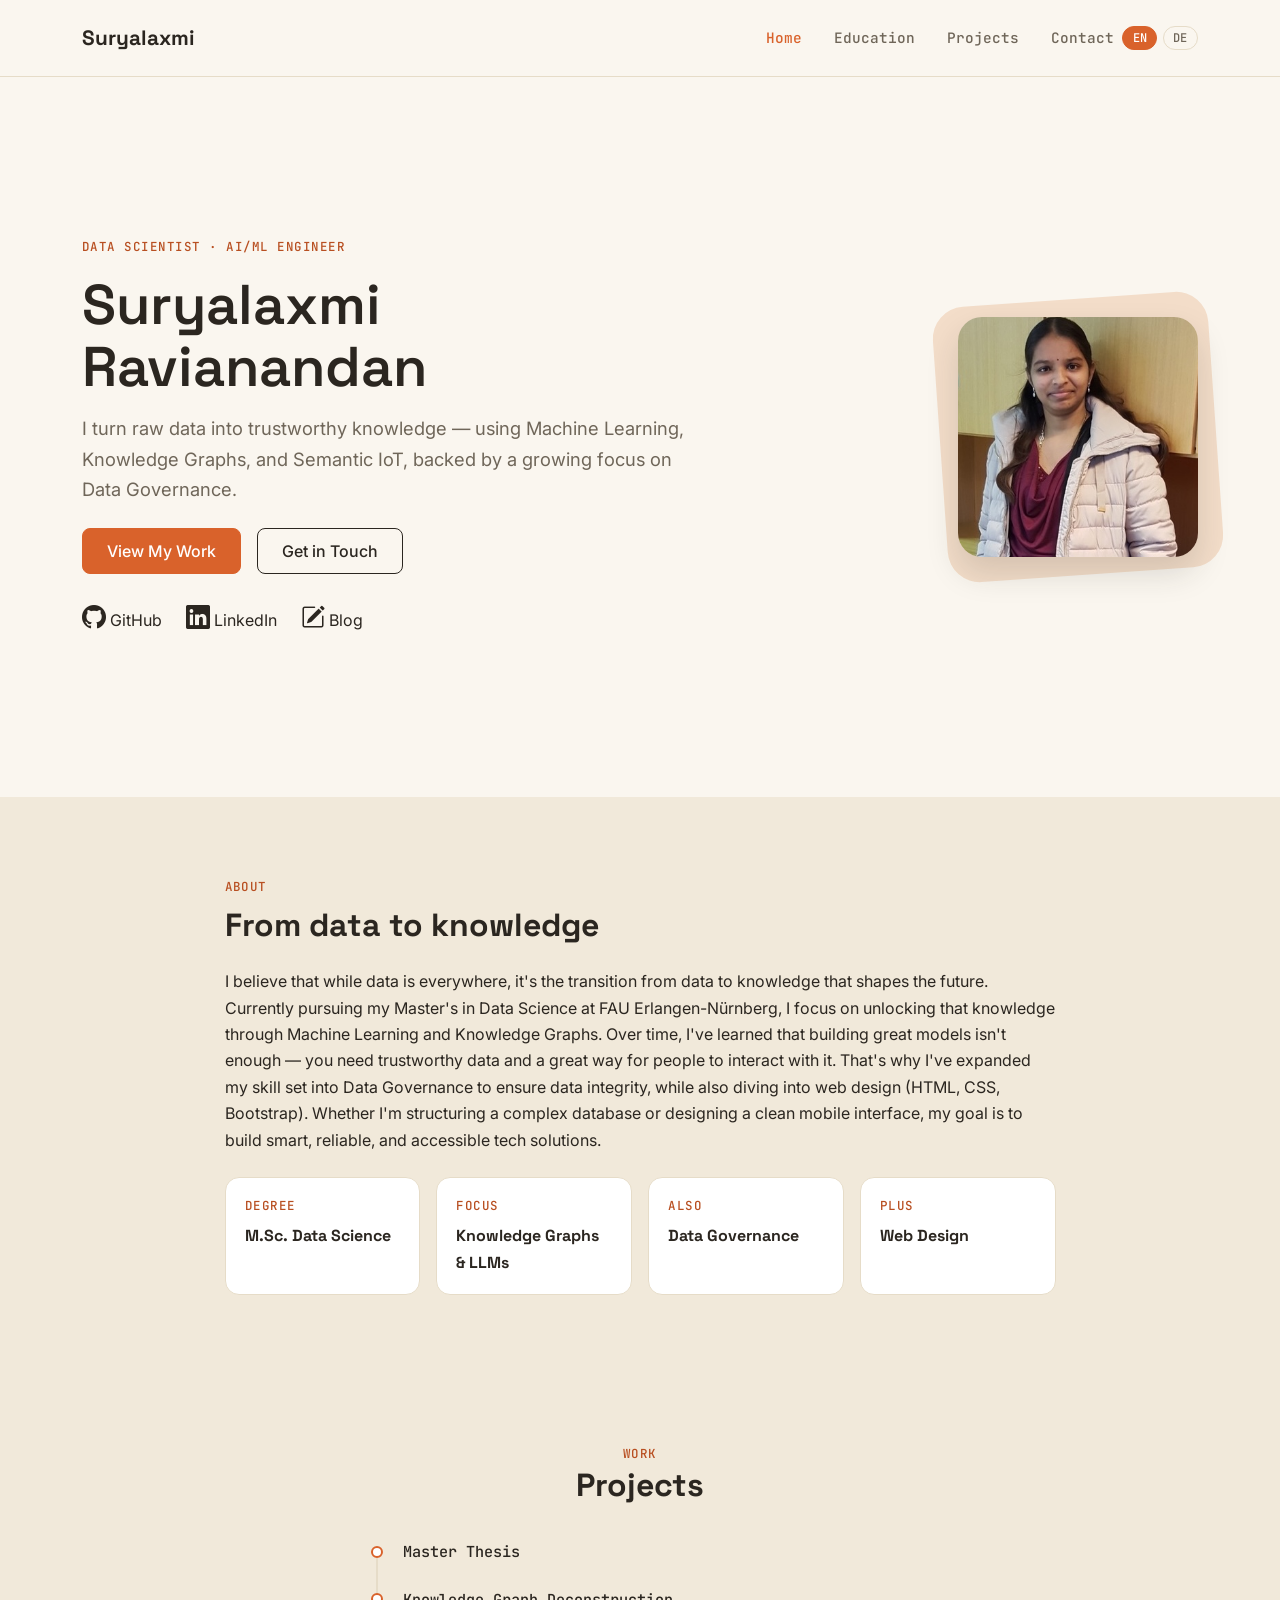
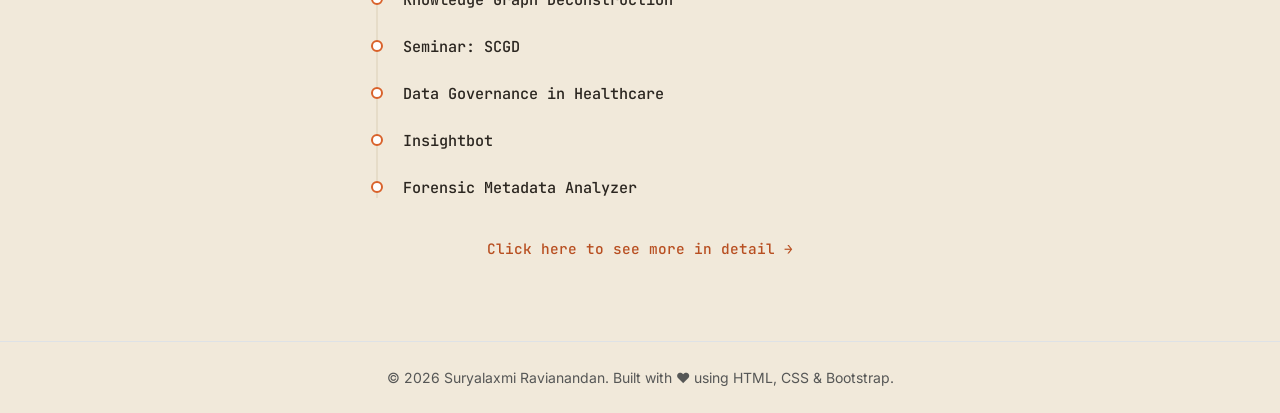
<file: index.html>
<!DOCTYPE html>
<html lang="en">
<head>
  <meta charset="UTF-8" />
  <meta name="viewport" content="width=device-width, initial-scale=1.0"/>
  <script>(function(){try{if(localStorage.getItem('site-lang')==='de'){document.documentElement.setAttribute('data-lang','de');}}catch(e){}})();</script>

  <title>Suryalaxmi Ravianandan | Data Scientist & AI Engineer</title>
  <meta name="description" content="M.Sc. Data Scientist specializing in AI/ML, Knowledge Graphs & Semantic IoT. Portfolio showcasing Python, LLMs, RML, QA testing & compliance automation.">
  <meta name="keywords" content="data science, AI, machine learning, knowledge graphs, Python, semantic web, IoT, QA testing, content moderation">
  <meta name="author" content="Suryalaxmi Ravianandan">

  <link rel="preconnect" href="https://fonts.googleapis.com">
  <link rel="preconnect" href="https://fonts.gstatic.com" crossorigin>
  <link href="https://fonts.googleapis.com/css2?family=Space+Grotesk:wght@500;600;700&family=Inter:wght@300;400;500;600&family=JetBrains+Mono:wght@400;500&display=swap" rel="stylesheet">
  <link href="https://cdn.jsdelivr.net/npm/bootstrap@5.3.0/dist/css/bootstrap.min.css" rel="stylesheet">
  <link rel="stylesheet" href="https://cdn.jsdelivr.net/npm/bootstrap-icons@1.11.0/font/bootstrap-icons.css">
  <link href="https://unpkg.com/aos@2.3.1/dist/aos.css" rel="stylesheet">
  <link rel="stylesheet" href="css/styles.css">
</head>

<body>

  <nav class="navbar navbar-expand-lg navbar-light site-nav sticky-top">
    <div class="container">
      <a class="navbar-brand fw-bold" href="index.html">Suryalaxmi</a>
      <div class="collapse navbar-collapse justify-content-end" id="navbarNav">
        <ul class="navbar-nav gap-3">
          <li class="nav-item">
            <a class="nav-link active lang-en" href="index.html">Home</a>
            <a class="nav-link active lang-de" href="index.html">Start</a>
          </li>
          <li class="nav-item">
            <a class="nav-link lang-en" href="resume.html">Education</a>
            <a class="nav-link lang-de" href="resume.html">Ausbildung</a>
          </li>
          <li class="nav-item">
            <a class="nav-link lang-en" href="projects.html">Projects</a>
            <a class="nav-link lang-de" href="projects.html">Projekte</a>
          </li>
          <li class="nav-item">
            <a class="nav-link lang-en" href="contact.html">Contact</a>
            <a class="nav-link lang-de" href="contact.html">Kontakt</a>
          </li>
        </ul>
      </div>
      <div class="d-flex align-items-center gap-2">
        <div class="lang-switch" role="group" aria-label="Language switch">
          <button type="button" class="lang-btn" data-lang-btn="en">EN</button>
          <button type="button" class="lang-btn" data-lang-btn="de">DE</button>
        </div>
        <button class="navbar-toggler" type="button" data-bs-toggle="collapse" data-bs-target="#navbarNav">
          <span class="navbar-toggler-icon"></span>
        </button>
      </div>
    </div>
  </nav>

  <main id="hero">
    <div class="container">
      <div class="row align-items-center g-5">
        <div class="col-lg-7" data-aos="fade-up">
          <p class="eyebrow mb-3 lang-en">Data Scientist · AI/ML Engineer</p>
          <p class="eyebrow mb-3 lang-de">Data Scientist · KI/ML-Ingenieurin</p>
          <h1 class="hero-name">Suryalaxmi<br>Ravianandan</h1>
          <p class="hero-tagline mb-4 lang-en">
            I turn raw data into trustworthy knowledge — using Machine Learning, Knowledge Graphs, and Semantic IoT, backed by a growing focus on Data Governance.
          </p>
          <p class="hero-tagline mb-4 lang-de">
            Ich verwandle Rohdaten in vertrauenswürdiges Wissen — mit Machine Learning, Knowledge Graphs und Semantic IoT, ergänzt durch einen wachsenden Schwerpunkt auf Data Governance.
          </p>
          <div class="d-flex flex-wrap gap-3 mb-4">
            <a href="projects.html" class="btn btn-accent lang-en">View My Work</a>
            <a href="projects.html" class="btn btn-accent lang-de">Meine Projekte</a>
            <a href="contact.html" class="btn btn-outline-accent lang-en">Get in Touch</a>
            <a href="contact.html" class="btn btn-outline-accent lang-de">Kontakt aufnehmen</a>
          </div>
          <div class="d-flex gap-4 social-links">
            <a href="https://github.com/suravi73" target="_blank" rel="noopener noreferrer" class="text-decoration-none">
              <i class="bi bi-github fs-4"></i> GitHub
            </a>
            <a href="http://www.linkedin.com/in/suryalaxmi-ravianandan" target="_blank" rel="noopener noreferrer" class="text-decoration-none">
              <i class="bi bi-linkedin fs-4"></i> LinkedIn
            </a>
            <a href="https://suryasbloom.wordpress.com/" target="_blank" rel="noopener noreferrer" class="text-decoration-none">
              <i class="bi bi-pencil-square fs-4"></i> Blog
            </a>
          </div>
        </div>
        <div class="col-lg-5 text-center text-lg-end" data-aos="fade-up" data-aos-delay="100">
          <span class="hero-photo-wrap">
            <img src="assets/my-photo1.jpeg" alt="Profile" class="hero-photo">
          </span>
        </div>
      </div>
    </div>
  </main>

  <section id="about" class="about-section">
    <div class="container">
      <div class="row justify-content-center">
        <div class="col-lg-9" data-aos="fade-up">
          <p class="eyebrow mb-2 lang-en">About</p>
          <p class="eyebrow mb-2 lang-de">Über mich</p>
          <h2 class="fw-bold mb-4 lang-en">From data to knowledge</h2>
          <h2 class="fw-bold mb-4 lang-de">Von Daten zu Wissen</h2>
          <p class="mb-4 lang-en">
            I believe that while data is everywhere, it's the transition from data to knowledge that shapes the future.
            Currently pursuing my Master's in Data Science at FAU Erlangen-Nürnberg, I focus on unlocking that knowledge through Machine Learning and Knowledge Graphs.
            Over time, I've learned that building great models isn't enough — you need trustworthy data and a great way for people to interact with it.
            That's why I've expanded my skill set into Data Governance to ensure data integrity, while also diving into web design (HTML, CSS, Bootstrap).
            Whether I'm structuring a complex database or designing a clean mobile interface, my goal is to build smart, reliable, and accessible tech solutions.
          </p>
          <p class="mb-4 lang-de">
            Ich glaube, dass Daten zwar überall vorhanden sind, aber erst der Übergang von Daten zu Wissen die Zukunft gestaltet.
            Im Rahmen meines Masterstudiums in Data Science an der FAU Erlangen-Nürnberg erschließe ich dieses Wissen mit Machine Learning und Knowledge Graphs.
            Mit der Zeit habe ich gelernt, dass gute Modelle allein nicht genügen — man braucht vertrauenswürdige Daten und eine gute Art, mit ihnen zu interagieren.
            Deshalb habe ich mein Profil um Data Governance erweitert, um Datenintegrität sicherzustellen, und mich zusätzlich dem Webdesign (HTML, CSS, Bootstrap) gewidmet.
            Ob ich eine komplexe Datenbank strukturiere oder eine übersichtliche mobile Oberfläche gestalte — mein Ziel ist es, smarte, zuverlässige und zugängliche Technik zu bauen.
          </p>
          <div class="row g-3">
            <div class="col-6 col-md-3">
              <div class="highlight-card">
                <span class="mono-label lang-en">Degree</span>
                <span class="mono-label lang-de">Abschluss</span>
                <strong>M.Sc. Data Science</strong>
              </div>
            </div>
            <div class="col-6 col-md-3">
              <div class="highlight-card">
                <span class="mono-label lang-en">Focus</span>
                <span class="mono-label lang-de">Schwerpunkt</span>
                <strong class="lang-en">Knowledge Graphs & LLMs</strong>
                <strong class="lang-de">Knowledge Graphs & LLMs</strong>
              </div>
            </div>
            <div class="col-6 col-md-3">
              <div class="highlight-card">
                <span class="mono-label lang-en">Also</span>
                <span class="mono-label lang-de">Außerdem</span>
                <strong>Data Governance</strong>
              </div>
            </div>
            <div class="col-6 col-md-3">
              <div class="highlight-card">
                <span class="mono-label lang-en">Plus</span>
                <span class="mono-label lang-de">Zudem</span>
                <strong class="lang-en">Web Design</strong>
                <strong class="lang-de">Webdesign</strong>
              </div>
            </div>
          </div>
        </div>
      </div>
    </div>
  </section>

  <section id="projects-preview" class="projects-preview-section">
    <div class="container">
      <div class="text-center mb-4" data-aos="fade-up">
        <span class="eyebrow lang-en">Work</span>
        <span class="eyebrow lang-de">Arbeit</span>
        <h2 class="fw-bold lang-en">Projects</h2>
        <h2 class="fw-bold lang-de">Projekte</h2>
      </div>
      <div class="row justify-content-center">
        <div class="col-lg-6">
          <ul class="project-graph list-unstyled" data-aos="fade-up" data-aos-delay="100">
            <li class="project-node"><a href="projects.html">Master Thesis</a></li>
            <li class="project-node"><a href="projects.html">Knowledge Graph Deconstruction</a></li>
            <li class="project-node"><a href="projects.html">Seminar: SCGD</a></li>
            <li class="project-node"><a href="projects.html">Data Governance in Healthcare</a></li>
            <li class="project-node"><a href="projects.html">Insightbot</a></li>
            <li class="project-node"><a href="projects.html">Forensic Metadata Analyzer</a></li>
          </ul>
          <p class="text-center mt-4" data-aos="fade-up">
            <a href="projects.html" class="view-more-link lang-en">Click here to see more in detail &rarr;</a>
            <a href="projects.html" class="view-more-link lang-de">Hier klicken für mehr Details &rarr;</a>
          </p>
        </div>
      </div>
    </div>
  </section>

  <footer class="py-4 text-center text-muted small border-top">
    <div class="container">
      <span class="lang-en">&copy; 2026 Suryalaxmi Ravianandan. Built with ❤️ using HTML, CSS & Bootstrap.</span>
      <span class="lang-de">&copy; 2026 Suryalaxmi Ravianandan. Erstellt mit ❤️ mit HTML, CSS & Bootstrap.</span>
    </div>
  </footer>

  <script src="https://cdn.jsdelivr.net/npm/bootstrap@5.3.0/dist/js/bootstrap.bundle.min.js"></script>
  <script src="https://unpkg.com/aos@2.3.1/dist/aos.js"></script>
  <script>AOS.init({ duration: 800, once: true });</script>
  <script src="js/lang.js"></script>

</body>
</html>
</file>
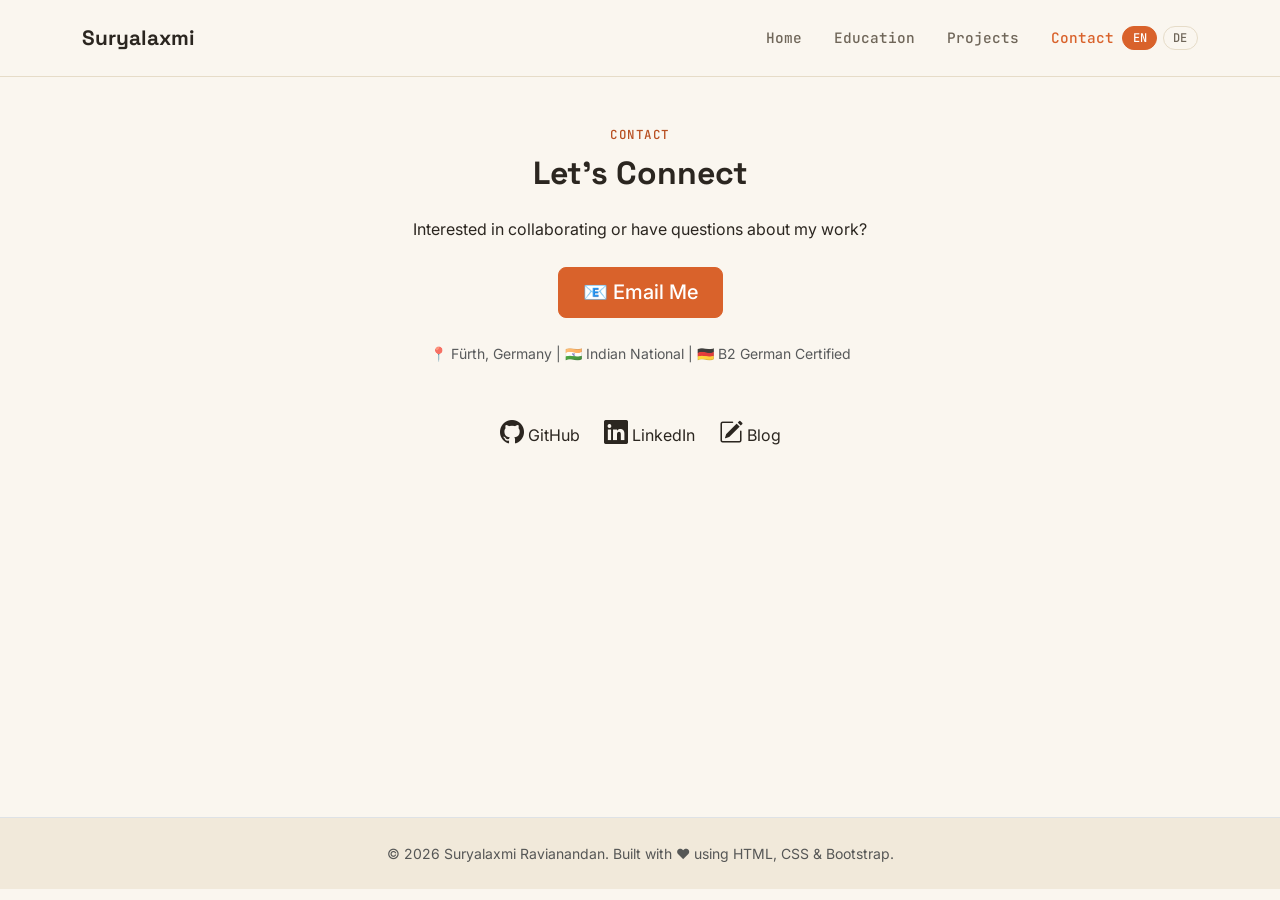
<file: contact.html>
<!DOCTYPE html>
<html lang="en">
<head>
  <meta charset="UTF-8" />
  <meta name="viewport" content="width=device-width, initial-scale=1.0"/>
  <script>(function(){try{if(localStorage.getItem('site-lang')==='de'){document.documentElement.setAttribute('data-lang','de');}}catch(e){}})();</script>

  <title>Contact | Suryalaxmi Ravianandan</title>
  <meta name="description" content="Get in touch with Suryalaxmi Ravianandan — Data Scientist based in Fürth, Germany.">
  <meta name="author" content="Suryalaxmi Ravianandan">

  <link rel="preconnect" href="https://fonts.googleapis.com">
  <link rel="preconnect" href="https://fonts.gstatic.com" crossorigin>
  <link href="https://fonts.googleapis.com/css2?family=Space+Grotesk:wght@500;600;700&family=Inter:wght@300;400;500;600&family=JetBrains+Mono:wght@400;500&display=swap" rel="stylesheet">
  <link href="https://cdn.jsdelivr.net/npm/bootstrap@5.3.0/dist/css/bootstrap.min.css" rel="stylesheet">
  <link rel="stylesheet" href="https://cdn.jsdelivr.net/npm/bootstrap-icons@1.11.0/font/bootstrap-icons.css">
  <link href="https://unpkg.com/aos@2.3.1/dist/aos.css" rel="stylesheet">
  <link rel="stylesheet" href="css/styles.css">
</head>

<body>

  <nav class="navbar navbar-expand-lg navbar-light site-nav sticky-top">
    <div class="container">
      <a class="navbar-brand fw-bold" href="index.html">Suryalaxmi</a>
      <div class="collapse navbar-collapse justify-content-end" id="navbarNav">
        <ul class="navbar-nav gap-3">
          <li class="nav-item">
            <a class="nav-link lang-en" href="index.html">Home</a>
            <a class="nav-link lang-de" href="index.html">Start</a>
          </li>
          <li class="nav-item">
            <a class="nav-link lang-en" href="resume.html">Education</a>
            <a class="nav-link lang-de" href="resume.html">Ausbildung</a>
          </li>
          <li class="nav-item">
            <a class="nav-link lang-en" href="projects.html">Projects</a>
            <a class="nav-link lang-de" href="projects.html">Projekte</a>
          </li>
          <li class="nav-item">
            <a class="nav-link active lang-en" href="contact.html">Contact</a>
            <a class="nav-link active lang-de" href="contact.html">Kontakt</a>
          </li>
        </ul>
      </div>
      <div class="d-flex align-items-center gap-2">
        <div class="lang-switch" role="group" aria-label="Language switch">
          <button type="button" class="lang-btn" data-lang-btn="en">EN</button>
          <button type="button" class="lang-btn" data-lang-btn="de">DE</button>
        </div>
        <button class="navbar-toggler" type="button" data-bs-toggle="collapse" data-bs-target="#navbarNav">
          <span class="navbar-toggler-icon"></span>
        </button>
      </div>
    </div>
  </nav>

  <main id="contact" class="page-main py-5">
    <div class="container text-center" data-aos="fade-up">
      <span class="eyebrow d-block mb-2 lang-en">Contact</span>
      <span class="eyebrow d-block mb-2 lang-de">Kontakt</span>
      <h2 class="fw-bold mb-4 lang-en">Let's Connect</h2>
      <h2 class="fw-bold mb-4 lang-de">Lass uns in Kontakt treten</h2>
      <p class="mb-4 lang-en">Interested in collaborating or have questions about my work?</p>
      <p class="mb-4 lang-de">Interesse an einer Zusammenarbeit oder Fragen zu meiner Arbeit?</p>
      <a href="mailto:suryalaxmi.ravianandan@gmail.com" class="btn btn-primary btn-lg lang-en">📧 Email Me</a>
      <a href="mailto:suryalaxmi.ravianandan@gmail.com" class="btn btn-primary btn-lg lang-de">📧 E-Mail schreiben</a>
      <div class="mt-4 small text-muted">
        <p class="lang-en">📍 Fürth, Germany | 🇮🇳 Indian National | 🇩🇪 B2 German Certified</p>
        <p class="lang-de">📍 Fürth, Deutschland | 🇮🇳 Indische Staatsangehörigkeit | 🇩🇪 Deutschzertifikat B2</p>
      </div>

      <div class="mt-5 d-flex justify-content-center gap-4 social-links">
        <a href="https://github.com/suravi73" target="_blank" rel="noopener noreferrer" class="text-decoration-none">
          <i class="bi bi-github fs-4"></i> GitHub
        </a>
        <a href="http://www.linkedin.com/in/suryalaxmi-ravianandan" target="_blank" rel="noopener noreferrer" class="text-decoration-none">
          <i class="bi bi-linkedin fs-4"></i> LinkedIn
        </a>
        <a href="https://suryasbloom.wordpress.com/" target="_blank" rel="noopener noreferrer" class="text-decoration-none">
          <i class="bi bi-pencil-square fs-4"></i> Blog
        </a>
      </div>
    </div>
  </main>

  <footer class="py-4 text-center text-muted small border-top">
    <div class="container">
      <span class="lang-en">&copy; 2026 Suryalaxmi Ravianandan. Built with ❤️ using HTML, CSS & Bootstrap.</span>
      <span class="lang-de">&copy; 2026 Suryalaxmi Ravianandan. Erstellt mit ❤️ mit HTML, CSS & Bootstrap.</span>
    </div>
  </footer>

  <script src="https://cdn.jsdelivr.net/npm/bootstrap@5.3.0/dist/js/bootstrap.bundle.min.js"></script>
  <script src="https://unpkg.com/aos@2.3.1/dist/aos.js"></script>
  <script>AOS.init({ duration: 800, once: true });</script>
  <script src="js/lang.js"></script>

</body>
</html>
</file>
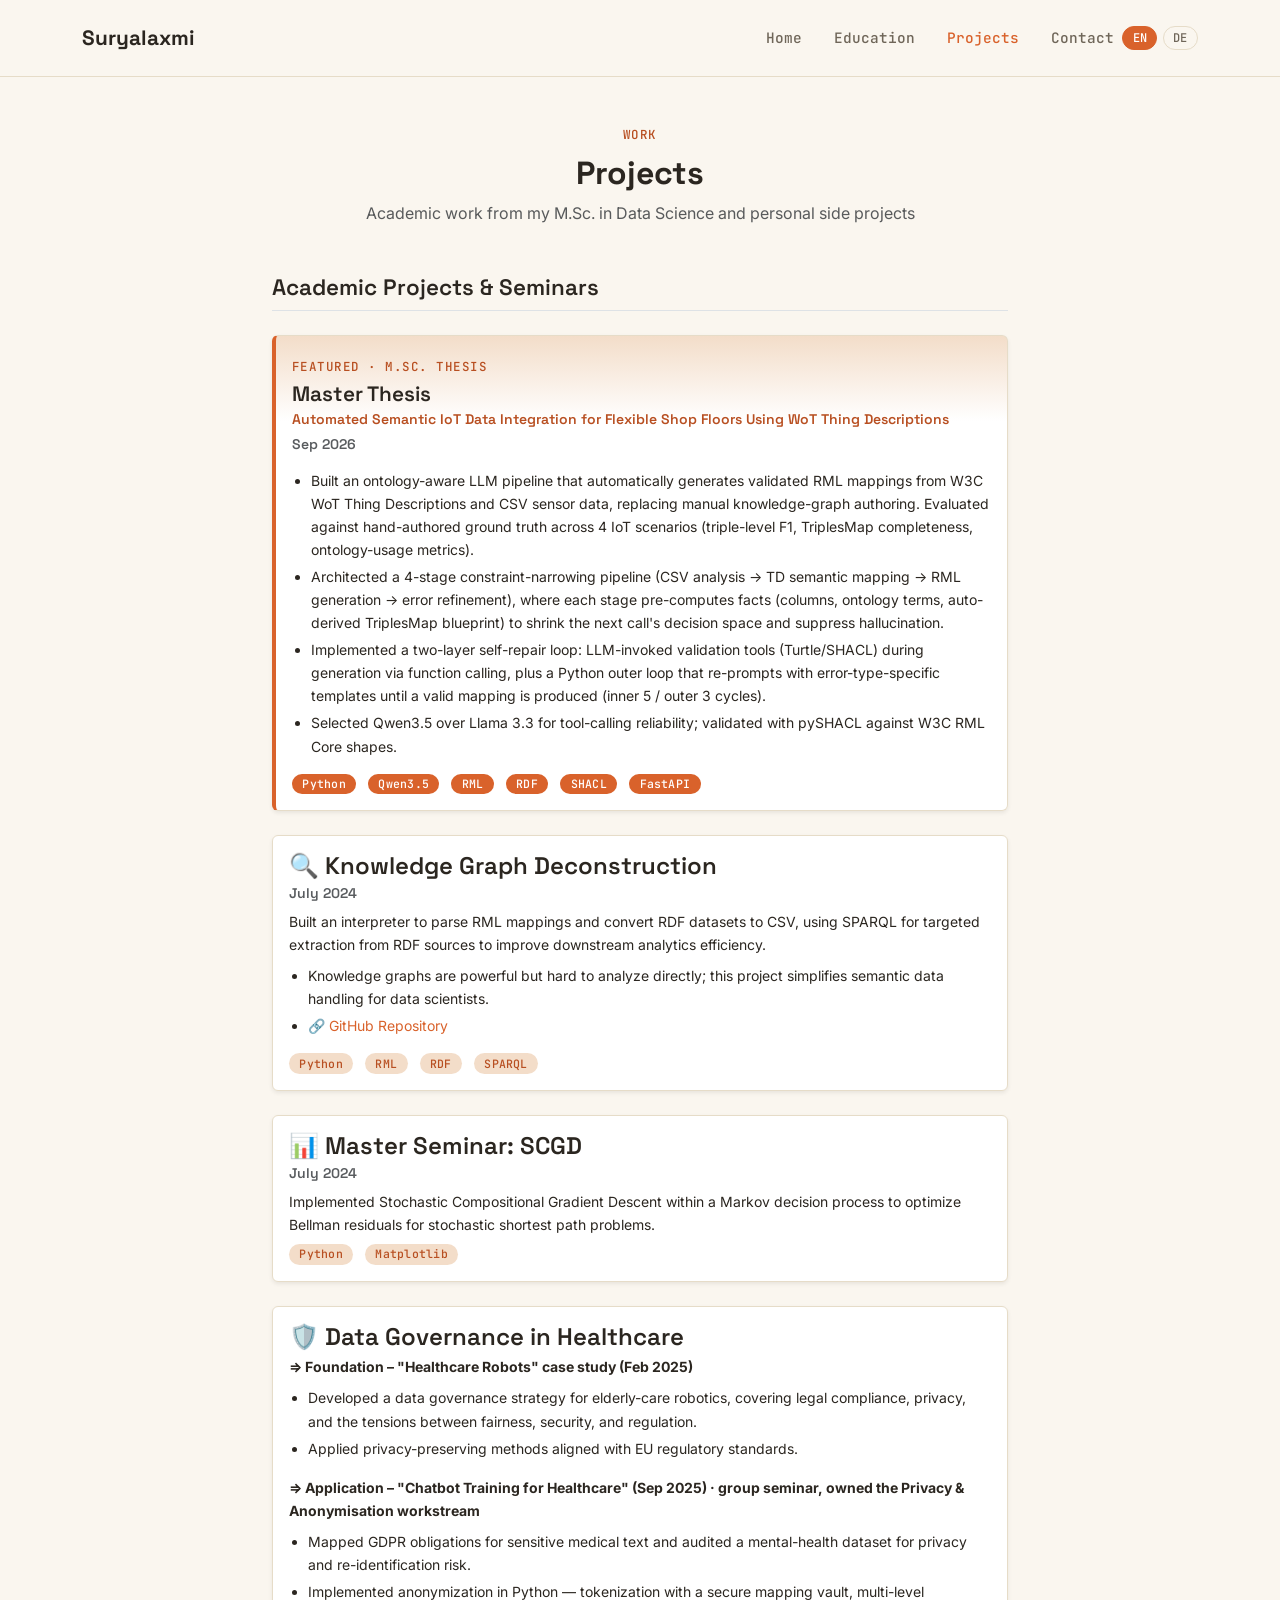
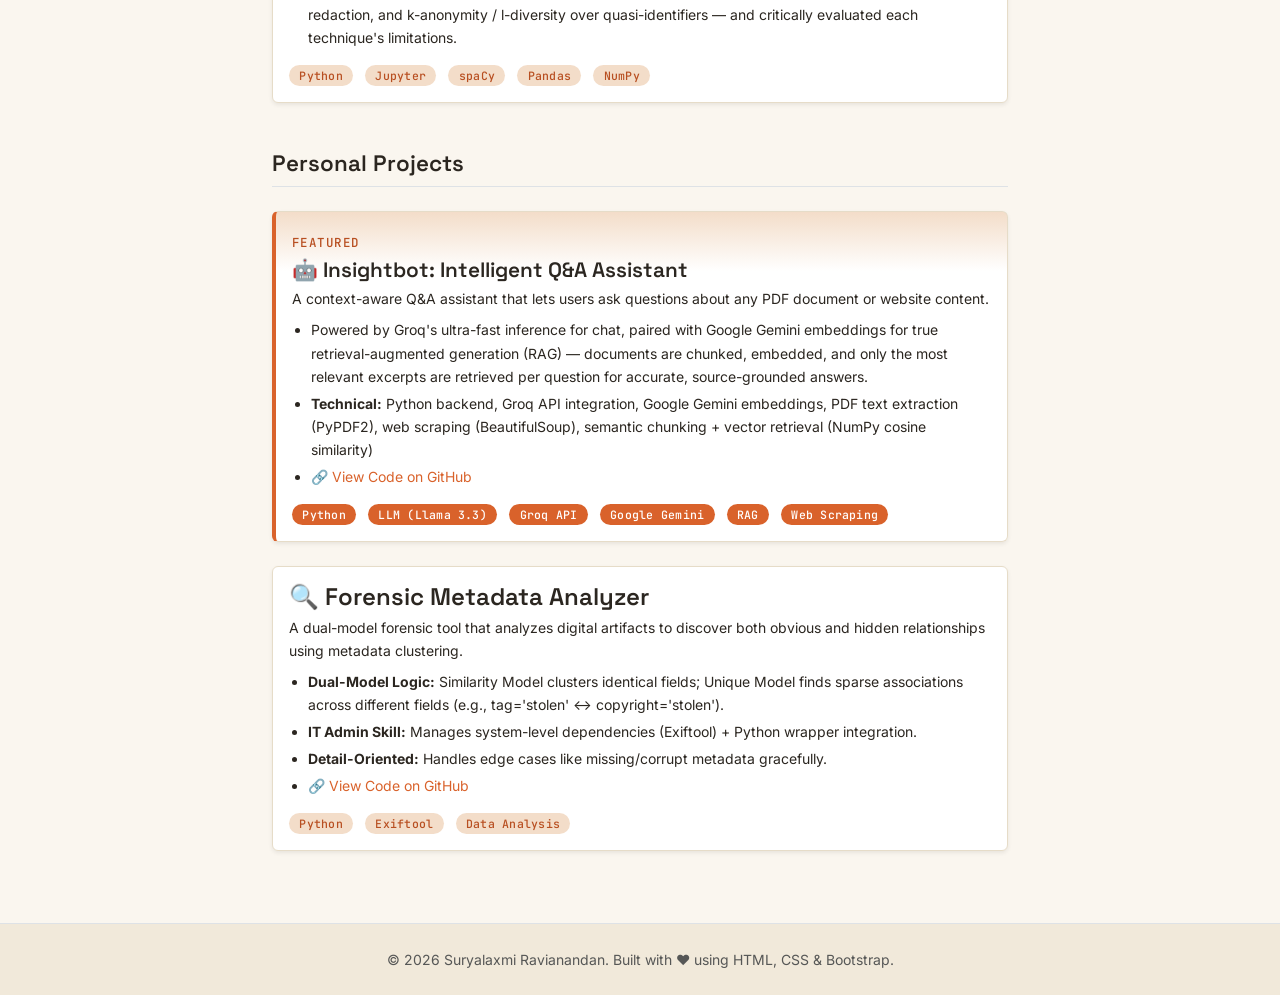
<file: projects.html>
<!DOCTYPE html>
<html lang="en">
<head>
  <meta charset="UTF-8" />
  <meta name="viewport" content="width=device-width, initial-scale=1.0"/>
  <script>(function(){try{if(localStorage.getItem('site-lang')==='de'){document.documentElement.setAttribute('data-lang','de');}}catch(e){}})();</script>

  <title>Projects | Suryalaxmi Ravianandan</title>
  <meta name="description" content="Personal and academic projects by Suryalaxmi Ravianandan — LLMs, knowledge graphs, semantic IoT, and data governance.">
  <meta name="author" content="Suryalaxmi Ravianandan">

  <link rel="preconnect" href="https://fonts.googleapis.com">
  <link rel="preconnect" href="https://fonts.gstatic.com" crossorigin>
  <link href="https://fonts.googleapis.com/css2?family=Space+Grotesk:wght@500;600;700&family=Inter:wght@300;400;500;600&family=JetBrains+Mono:wght@400;500&display=swap" rel="stylesheet">
  <link href="https://cdn.jsdelivr.net/npm/bootstrap@5.3.0/dist/css/bootstrap.min.css" rel="stylesheet">
  <link rel="stylesheet" href="https://cdn.jsdelivr.net/npm/bootstrap-icons@1.11.0/font/bootstrap-icons.css">
  <link href="https://unpkg.com/aos@2.3.1/dist/aos.css" rel="stylesheet">
  <link rel="stylesheet" href="css/styles.css">
</head>

<body>

  <nav class="navbar navbar-expand-lg navbar-light site-nav sticky-top">
    <div class="container">
      <a class="navbar-brand fw-bold" href="index.html">Suryalaxmi</a>
      <div class="collapse navbar-collapse justify-content-end" id="navbarNav">
        <ul class="navbar-nav gap-3">
          <li class="nav-item">
            <a class="nav-link lang-en" href="index.html">Home</a>
            <a class="nav-link lang-de" href="index.html">Start</a>
          </li>
          <li class="nav-item">
            <a class="nav-link lang-en" href="resume.html">Education</a>
            <a class="nav-link lang-de" href="resume.html">Ausbildung</a>
          </li>
          <li class="nav-item">
            <a class="nav-link active lang-en" href="projects.html">Projects</a>
            <a class="nav-link active lang-de" href="projects.html">Projekte</a>
          </li>
          <li class="nav-item">
            <a class="nav-link lang-en" href="contact.html">Contact</a>
            <a class="nav-link lang-de" href="contact.html">Kontakt</a>
          </li>
        </ul>
      </div>
      <div class="d-flex align-items-center gap-2">
        <div class="lang-switch" role="group" aria-label="Language switch">
          <button type="button" class="lang-btn" data-lang-btn="en">EN</button>
          <button type="button" class="lang-btn" data-lang-btn="de">DE</button>
        </div>
        <button class="navbar-toggler" type="button" data-bs-toggle="collapse" data-bs-target="#navbarNav">
          <span class="navbar-toggler-icon"></span>
        </button>
      </div>
    </div>
  </nav>

  <main class="page-main section py-5">
    <div class="container">
      <div class="section-title text-center mb-5" data-aos="fade-up">
        <span class="eyebrow lang-en">Work</span>
        <span class="eyebrow lang-de">Arbeit</span>
        <h2 class="fw-bold lang-en">Projects</h2>
        <h2 class="fw-bold lang-de">Projekte</h2>
        <p class="text-muted lang-en">Academic work from my M.Sc. in Data Science and personal side projects</p>
        <p class="text-muted lang-de">Akademische Arbeiten aus meinem M.Sc. in Data Science sowie persönliche Nebenprojekte</p>
      </div>

      <div class="row justify-content-center">
        <div class="col-lg-8" data-aos="fade-up" data-aos-delay="100">

          <h3 class="resume-title border-bottom pb-2 mb-4 lang-en">Academic Projects & Seminars</h3>
          <h3 class="resume-title border-bottom pb-2 mb-4 lang-de">Akademische Projekte & Seminare</h3>

          <div class="resume-item featured-item mb-4 p-3 border rounded shadow-sm">
            <span class="eyebrow lang-en">Featured · M.Sc. Thesis</span>
            <span class="eyebrow lang-de">Highlight · Masterarbeit</span>
            <h4 class="mb-1 mt-1 lang-en">Master Thesis</h4>
            <h4 class="mb-1 mt-1 lang-de">Masterarbeit</h4>
            <h5 class="text-primary small mb-2">Automated Semantic IoT Data Integration for Flexible Shop Floors Using WoT Thing Descriptions</h5>
            <h6 class="text-muted small mb-3 lang-en">Sep 2026</h6>
            <h6 class="text-muted small mb-3 lang-de">Sept. 2026</h6>
            <ul class="small mb-3 lang-en">
              <li>Built an ontology-aware LLM pipeline that automatically generates validated RML mappings from W3C WoT Thing Descriptions and CSV sensor data, replacing manual knowledge-graph authoring. Evaluated against hand-authored ground truth across 4 IoT scenarios (triple-level F1, TriplesMap completeness, ontology-usage metrics).</li>
              <li>Architected a 4-stage constraint-narrowing pipeline (CSV analysis → TD semantic mapping → RML generation → error refinement), where each stage pre-computes facts (columns, ontology terms, auto-derived TriplesMap blueprint) to shrink the next call's decision space and suppress hallucination.</li>
              <li>Implemented a two-layer self-repair loop: LLM-invoked validation tools (Turtle/SHACL) during generation via function calling, plus a Python outer loop that re-prompts with error-type-specific templates until a valid mapping is produced (inner 5 / outer 3 cycles).</li>
              <li>Selected Qwen3.5 over Llama 3.3 for tool-calling reliability; validated with pySHACL against W3C RML Core shapes.</li>
            </ul>
            <ul class="small mb-3 lang-de">
              <li>Eine ontologiebewusste LLM-Pipeline entwickelt, die automatisch validierte RML-Mappings aus W3C-WoT-Thing-Descriptions und CSV-Sensordaten erzeugt und die manuelle Erstellung von Knowledge Graphs ersetzt. Evaluiert gegen manuell erstellte Referenzdaten über 4 IoT-Szenarien hinweg (Triple-Level-F1, TriplesMap-Vollständigkeit, Ontologie-Nutzungsmetriken).</li>
              <li>Eine 4-stufige, einschränkungsverengende Pipeline konzipiert (CSV-Analyse → semantisches TD-Mapping → RML-Generierung → Fehlerkorrektur), bei der jede Stufe vorab Fakten berechnet (Spalten, Ontologiebegriffe, automatisch abgeleiteter TriplesMap-Entwurf), um den Entscheidungsraum des nächsten Aufrufs zu verkleinern und Halluzinationen zu unterdrücken.</li>
              <li>Eine zweischichtige Selbstkorrekturschleife implementiert: vom LLM aufgerufene Validierungstools (Turtle/SHACL) während der Generierung per Function Calling, plus eine äußere Python-Schleife, die mit fehlertypspezifischen Vorlagen erneut anfragt, bis ein gültiges Mapping entsteht (5 innere / 3 äußere Zyklen).</li>
              <li>Qwen3.5 statt Llama 3.3 für zuverlässigeres Tool-Calling gewählt; mit pySHACL gegen die W3C-RML-Core-Shapes validiert.</li>
            </ul>
            <div class="skill-tags">
              <span class="badge bg-secondary me-1">Python</span>
              <span class="badge bg-secondary me-1">Qwen3.5</span>
              <span class="badge bg-secondary me-1">RML</span>
              <span class="badge bg-secondary me-1">RDF</span>
              <span class="badge bg-secondary me-1">SHACL</span>
              <span class="badge bg-secondary me-1">FastAPI</span>
            </div>
          </div>

          <div class="resume-item mb-4 p-3 border rounded bg-white shadow-sm">
            <h4 class="mb-1 lang-en">🔍 Knowledge Graph Deconstruction</h4>
            <h4 class="mb-1 lang-de">🔍 Knowledge-Graph-Dekonstruktion</h4>
            <h5 class="text-muted small mb-2 lang-en">July 2024</h5>
            <h5 class="text-muted small mb-2 lang-de">Juli 2024</h5>
            <p class="small mb-2 lang-en">Built an interpreter to parse RML mappings and convert RDF datasets to CSV, using SPARQL for targeted extraction from RDF sources to improve downstream analytics efficiency.</p>
            <p class="small mb-2 lang-de">Einen Interpreter entwickelt, der RML-Mappings parst und RDF-Datensätze in CSV umwandelt, unter Verwendung von SPARQL für die gezielte Extraktion aus RDF-Quellen, um die nachgelagerte Analyseeffizienz zu verbessern.</p>
            <ul class="small mb-3 lang-en">
              <li>Knowledge graphs are powerful but hard to analyze directly; this project simplifies semantic data handling for data scientists.</li>
              <li><a href="https://github.com/wintechis/ReversingRmlToCsv" target="_blank" rel="noopener noreferrer" class="text-decoration-none">🔗 GitHub Repository</a></li>
            </ul>
            <ul class="small mb-3 lang-de">
              <li>Knowledge Graphs sind mächtig, aber schwer direkt zu analysieren; dieses Projekt vereinfacht den semantischen Datenumgang für Data Scientists.</li>
              <li><a href="https://github.com/wintechis/ReversingRmlToCsv" target="_blank" rel="noopener noreferrer" class="text-decoration-none">🔗 GitHub-Repository</a></li>
            </ul>
            <div class="skill-tags">
              <span class="badge bg-secondary me-1">Python</span>
              <span class="badge bg-secondary me-1">RML</span>
              <span class="badge bg-secondary me-1">RDF</span>
              <span class="badge bg-secondary me-1">SPARQL</span>
            </div>
          </div>

          <div class="resume-item mb-4 p-3 border rounded bg-white shadow-sm">
            <h4 class="mb-1 lang-en">📊 Master Seminar: SCGD</h4>
            <h4 class="mb-1 lang-de">📊 Masterseminar: SCGD</h4>
            <h5 class="text-muted small mb-2 lang-en">July 2024</h5>
            <h5 class="text-muted small mb-2 lang-de">Juli 2024</h5>
            <p class="small mb-2 lang-en">Implemented Stochastic Compositional Gradient Descent within a Markov decision process to optimize Bellman residuals for stochastic shortest path problems.</p>
            <p class="small mb-2 lang-de">Stochastic Compositional Gradient Descent innerhalb eines Markow-Entscheidungsprozesses implementiert, um Bellman-Residuen für stochastische Kürzeste-Wege-Probleme zu optimieren.</p>
            <div class="skill-tags">
              <span class="badge bg-secondary me-1">Python</span>
              <span class="badge bg-secondary me-1">Matplotlib</span>
            </div>
          </div>

          <div class="resume-item mb-4 p-3 border rounded bg-white shadow-sm">
            <h4 class="mb-1 lang-en">🛡️ Data Governance in Healthcare</h4>
            <h4 class="mb-1 lang-de">🛡️ Data Governance im Gesundheitswesen</h4>
            <p class="small mb-2 lang-en"><strong>⇒ Foundation – "Healthcare Robots" case study (Feb 2025)</strong></p>
            <p class="small mb-2 lang-de"><strong>⇒ Grundlage – Fallstudie "Healthcare Robots" (Feb. 2025)</strong></p>
            <ul class="small mb-3 lang-en">
              <li>Developed a data governance strategy for elderly-care robotics, covering legal compliance, privacy, and the tensions between fairness, security, and regulation.</li>
              <li>Applied privacy-preserving methods aligned with EU regulatory standards.</li>
            </ul>
            <ul class="small mb-3 lang-de">
              <li>Eine Data-Governance-Strategie für Pflegerobotik entwickelt, die rechtliche Compliance, Datenschutz und die Spannungsfelder zwischen Fairness, Sicherheit und Regulierung abdeckt.</li>
              <li>Datenschutzfreundliche Verfahren angewendet, die den EU-Regulierungsstandards entsprechen.</li>
            </ul>
            <p class="small mb-2 lang-en"><strong>⇒ Application – "Chatbot Training for Healthcare" (Sep 2025) · group seminar, owned the Privacy & Anonymisation workstream</strong></p>
            <p class="small mb-2 lang-de"><strong>⇒ Anwendung – "Chatbot Training for Healthcare" (Sept. 2025) · Gruppenseminar, Verantwortung für den Bereich Datenschutz & Anonymisierung</strong></p>
            <ul class="small mb-3 lang-en">
              <li>Mapped GDPR obligations for sensitive medical text and audited a mental-health dataset for privacy and re-identification risk.</li>
              <li>Implemented anonymization in Python — tokenization with a secure mapping vault, multi-level redaction, and k-anonymity / l-diversity over quasi-identifiers — and critically evaluated each technique's limitations.</li>
            </ul>
            <ul class="small mb-3 lang-de">
              <li>DSGVO-Pflichten für sensible medizinische Texte erfasst und einen Datensatz zu psychischer Gesundheit auf Datenschutz- und Re-Identifikationsrisiken geprüft.</li>
              <li>Anonymisierung in Python implementiert — Tokenisierung mit einem sicheren Mapping-Tresor, mehrstufige Schwärzung sowie k-Anonymität / l-Diversität über Quasi-Identifikatoren — und die Grenzen jeder Technik kritisch bewertet.</li>
            </ul>
            <div class="skill-tags">
              <span class="badge bg-secondary me-1">Python</span>
              <span class="badge bg-secondary me-1">Jupyter</span>
              <span class="badge bg-secondary me-1">spaCy</span>
              <span class="badge bg-secondary me-1">Pandas</span>
              <span class="badge bg-secondary me-1">NumPy</span>
            </div>
          </div>

          <h3 class="resume-title border-bottom pb-2 mb-4 mt-5 lang-en">Personal Projects</h3>
          <h3 class="resume-title border-bottom pb-2 mb-4 mt-5 lang-de">Persönliche Projekte</h3>
          <div class="resume-item featured-item mb-4 p-3 border rounded shadow-sm">
            <span class="eyebrow lang-en">Featured</span>
            <span class="eyebrow lang-de">Highlight</span>
            <h4 class="mb-1 mt-1">🤖 Insightbot: Intelligent Q&A Assistant</h4>
            <p class="small mb-2 lang-en">
              A context-aware Q&A assistant that lets users ask questions about any PDF document or website content.
            </p>
            <p class="small mb-2 lang-de">
              Ein kontextbewusster Q&A-Assistent, mit dem Nutzer Fragen zu beliebigen PDF-Dokumenten oder Webseiteninhalten stellen können.
            </p>
            <ul class="small mb-3 lang-en">
              <li>Powered by Groq's ultra-fast inference for chat, paired with Google Gemini embeddings for true retrieval-augmented generation (RAG) — documents are chunked, embedded, and only the most relevant excerpts are retrieved per question for accurate, source-grounded answers.</li>
              <li><strong>Technical:</strong> Python backend, Groq API integration, Google Gemini embeddings, PDF text extraction (PyPDF2), web scraping (BeautifulSoup), semantic chunking + vector retrieval (NumPy cosine similarity)</li>
              <li>🔗 <a href="https://github.com/suravi73/insightbot" target="_blank" rel="noopener noreferrer" class="text-decoration-none">View Code on GitHub</a></li>
            </ul>
            <ul class="small mb-3 lang-de">
              <li>Angetrieben von Groqs ultraschneller Inferenz für den Chat, kombiniert mit Google-Gemini-Embeddings für echte Retrieval-Augmented Generation (RAG) — Dokumente werden in Chunks zerlegt, eingebettet, und pro Frage werden nur die relevantesten Ausschnitte abgerufen, für präzise, quellenbasierte Antworten.</li>
              <li><strong>Technisch:</strong> Python-Backend, Groq-API-Integration, Google-Gemini-Embeddings, PDF-Textextraktion (PyPDF2), Web Scraping (BeautifulSoup), semantisches Chunking + Vektorsuche (NumPy Cosine Similarity)</li>
              <li>🔗 <a href="https://github.com/suravi73/insightbot" target="_blank" rel="noopener noreferrer" class="text-decoration-none">Code auf GitHub ansehen</a></li>
            </ul>
            <div class="skill-tags">
              <span class="badge bg-secondary me-1">Python</span>
              <span class="badge bg-secondary me-1">LLM (Llama 3.3)</span>
              <span class="badge bg-secondary me-1">Groq API</span>
              <span class="badge bg-secondary me-1">Google Gemini</span>
              <span class="badge bg-secondary me-1">RAG</span>
              <span class="badge bg-secondary me-1">Web Scraping</span>
            </div>
          </div>

          <div class="resume-item mb-4 p-3 border rounded bg-white shadow-sm">
            <h4 class="mb-1 lang-en">🔍 Forensic Metadata Analyzer</h4>
            <h4 class="mb-1 lang-de">🔍 Forensischer Metadaten-Analyzer</h4>
            <p class="small mb-2 lang-en">
              A dual-model forensic tool that analyzes digital artifacts to discover both obvious and hidden relationships using metadata clustering.
            </p>
            <p class="small mb-2 lang-de">
              Ein forensisches Tool mit zwei Modellen, das digitale Artefakte analysiert, um mittels Metadaten-Clustering sowohl offensichtliche als auch versteckte Zusammenhänge aufzudecken.
            </p>
            <ul class="small mb-3 lang-en">
              <li><strong>Dual-Model Logic:</strong> Similarity Model clusters identical fields; Unique Model finds sparse associations across different fields (e.g., tag='stolen' ↔ copyright='stolen').</li>
              <li><strong>IT Admin Skill:</strong> Manages system-level dependencies (Exiftool) + Python wrapper integration.</li>
              <li><strong>Detail-Oriented:</strong> Handles edge cases like missing/corrupt metadata gracefully.</li>
              <li>🔗 <a href="https://github.com/suravi73/forensic-analyzer" target="_blank" rel="noopener noreferrer" class="text-decoration-none">View Code on GitHub</a></li>
            </ul>
            <ul class="small mb-3 lang-de">
              <li><strong>Zwei-Modell-Logik:</strong> Das Similarity-Modell clustert identische Felder; das Unique-Modell findet spärliche Zusammenhänge zwischen unterschiedlichen Feldern (z. B. tag='stolen' ↔ copyright='stolen').</li>
              <li><strong>IT-Admin-Kompetenz:</strong> Verwaltet systemnahe Abhängigkeiten (Exiftool) + Python-Wrapper-Integration.</li>
              <li><strong>Detailgenauigkeit:</strong> Behandelt Randfälle wie fehlende oder beschädigte Metadaten robust.</li>
              <li>🔗 <a href="https://github.com/suravi73/forensic-analyzer" target="_blank" rel="noopener noreferrer" class="text-decoration-none">Code auf GitHub ansehen</a></li>
            </ul>
            <div class="skill-tags">
              <span class="badge bg-secondary me-1">Python</span>
              <span class="badge bg-secondary me-1">Exiftool</span>
              <span class="badge bg-secondary me-1">Data Analysis</span>
            </div>
          </div>

        </div>
      </div>
    </div>
  </main>

  <footer class="py-4 text-center text-muted small border-top">
    <div class="container">
      <span class="lang-en">&copy; 2026 Suryalaxmi Ravianandan. Built with ❤️ using HTML, CSS & Bootstrap.</span>
      <span class="lang-de">&copy; 2026 Suryalaxmi Ravianandan. Erstellt mit ❤️ mit HTML, CSS & Bootstrap.</span>
    </div>
  </footer>

  <script src="https://cdn.jsdelivr.net/npm/bootstrap@5.3.0/dist/js/bootstrap.bundle.min.js"></script>
  <script src="https://unpkg.com/aos@2.3.1/dist/aos.js"></script>
  <script>AOS.init({ duration: 800, once: true });</script>
  <script src="js/lang.js"></script>

</body>
</html>
</file>
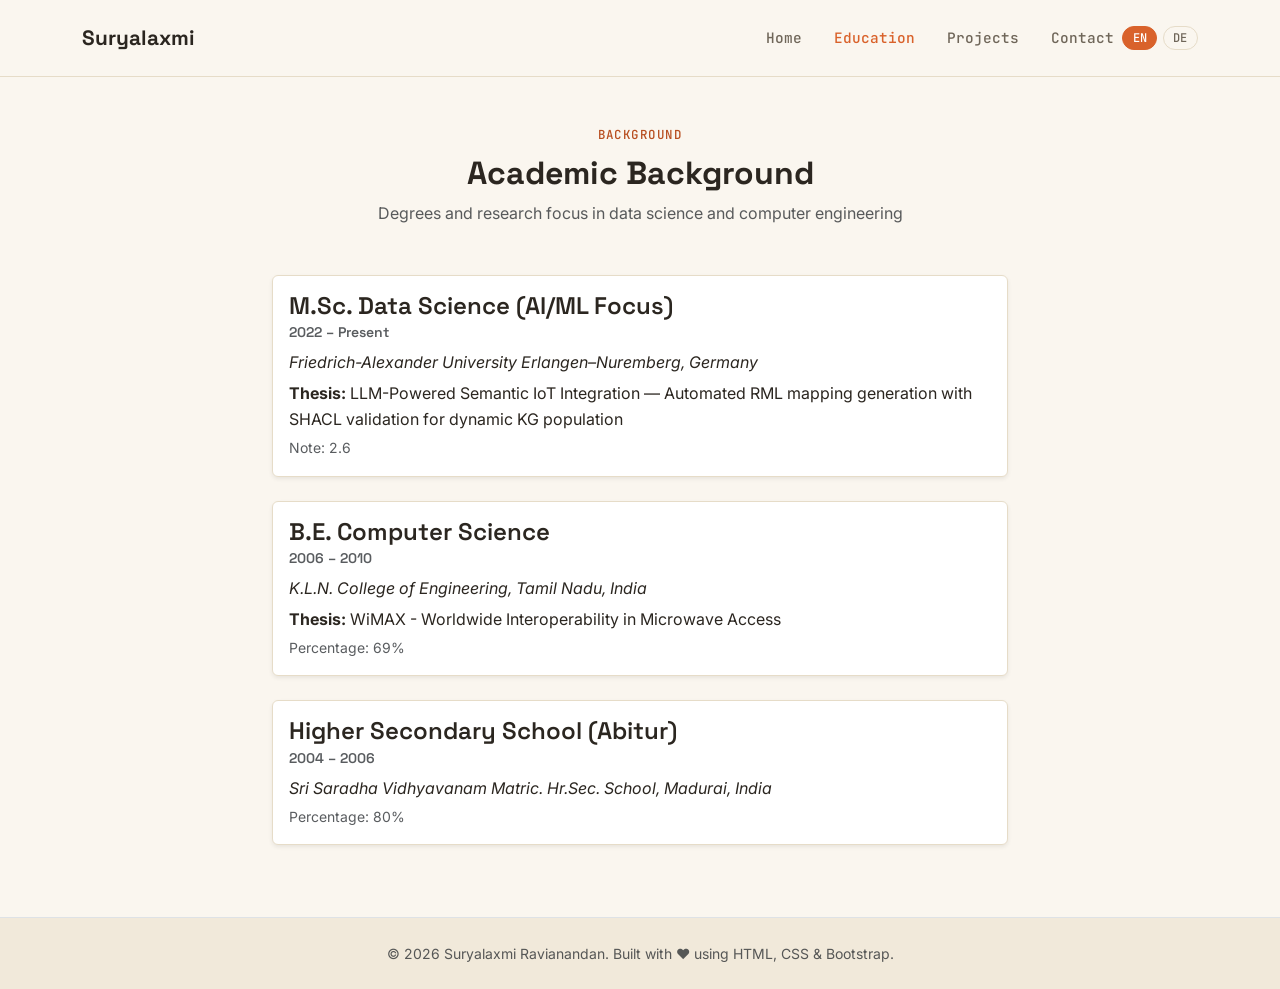
<file: resume.html>
<!DOCTYPE html>
<html lang="en">
<head>
  <meta charset="UTF-8" />
  <meta name="viewport" content="width=device-width, initial-scale=1.0"/>
  <script>(function(){try{if(localStorage.getItem('site-lang')==='de'){document.documentElement.setAttribute('data-lang','de');}}catch(e){}})();</script>

  <title>Academic Background | Suryalaxmi Ravianandan</title>
  <meta name="description" content="Academic background of Suryalaxmi Ravianandan — M.Sc. Data Science at FAU Erlangen-Nürnberg.">
  <meta name="author" content="Suryalaxmi Ravianandan">

  <link rel="preconnect" href="https://fonts.googleapis.com">
  <link rel="preconnect" href="https://fonts.gstatic.com" crossorigin>
  <link href="https://fonts.googleapis.com/css2?family=Space+Grotesk:wght@500;600;700&family=Inter:wght@300;400;500;600&family=JetBrains+Mono:wght@400;500&display=swap" rel="stylesheet">
  <link href="https://cdn.jsdelivr.net/npm/bootstrap@5.3.0/dist/css/bootstrap.min.css" rel="stylesheet">
  <link rel="stylesheet" href="https://cdn.jsdelivr.net/npm/bootstrap-icons@1.11.0/font/bootstrap-icons.css">
  <link href="https://unpkg.com/aos@2.3.1/dist/aos.css" rel="stylesheet">
  <link rel="stylesheet" href="css/styles.css">
</head>

<body>

  <nav class="navbar navbar-expand-lg navbar-light site-nav sticky-top">
    <div class="container">
      <a class="navbar-brand fw-bold" href="index.html">Suryalaxmi</a>
      <div class="collapse navbar-collapse justify-content-end" id="navbarNav">
        <ul class="navbar-nav gap-3">
          <li class="nav-item">
            <a class="nav-link lang-en" href="index.html">Home</a>
            <a class="nav-link lang-de" href="index.html">Start</a>
          </li>
          <li class="nav-item">
            <a class="nav-link active lang-en" href="resume.html">Education</a>
            <a class="nav-link active lang-de" href="resume.html">Ausbildung</a>
          </li>
          <li class="nav-item">
            <a class="nav-link lang-en" href="projects.html">Projects</a>
            <a class="nav-link lang-de" href="projects.html">Projekte</a>
          </li>
          <li class="nav-item">
            <a class="nav-link lang-en" href="contact.html">Contact</a>
            <a class="nav-link lang-de" href="contact.html">Kontakt</a>
          </li>
        </ul>
      </div>
      <div class="d-flex align-items-center gap-2">
        <div class="lang-switch" role="group" aria-label="Language switch">
          <button type="button" class="lang-btn" data-lang-btn="en">EN</button>
          <button type="button" class="lang-btn" data-lang-btn="de">DE</button>
        </div>
        <button class="navbar-toggler" type="button" data-bs-toggle="collapse" data-bs-target="#navbarNav">
          <span class="navbar-toggler-icon"></span>
        </button>
      </div>
    </div>
  </nav>

  <main class="page-main resume section py-5">
    <div class="container">
      <div class="section-title text-center mb-5" data-aos="fade-up">
        <span class="eyebrow lang-en">Background</span>
        <span class="eyebrow lang-de">Hintergrund</span>
        <h2 class="fw-bold lang-en">Academic Background</h2>
        <h2 class="fw-bold lang-de">Akademischer Werdegang</h2>
        <p class="text-muted lang-en">Degrees and research focus in data science and computer engineering</p>
        <p class="text-muted lang-de">Abschlüsse und Forschungsschwerpunkte in Data Science und Informatik</p>
      </div>

      <div class="row justify-content-center">
        <div class="col-lg-8" data-aos="fade-up" data-aos-delay="100">

          <div class="resume-item mb-4 p-3 border rounded bg-white shadow-sm">
            <h4 class="mb-1 lang-en">M.Sc. Data Science (AI/ML Focus)</h4>
            <h4 class="mb-1 lang-de">M.Sc. Data Science (Schwerpunkt KI/ML)</h4>
            <h5 class="text-muted small mb-2 lang-en">2022 – Present</h5>
            <h5 class="text-muted small mb-2 lang-de">2022 – heute</h5>
            <p class="mb-1"><em>Friedrich-Alexander University Erlangen–Nuremberg, Germany</em></p>
            <p class="mb-1 lang-en"><strong>Thesis:</strong> LLM-Powered Semantic IoT Integration — Automated RML mapping generation with SHACL validation for dynamic KG population</p>
            <p class="mb-1 lang-de"><strong>Abschlussarbeit:</strong> LLM-gestützte semantische IoT-Integration — automatisierte RML-Mapping-Generierung mit SHACL-Validierung für die dynamische Befüllung von Knowledge Graphs</p>
            <p class="mb-0 small text-muted lang-en">Note: 2.6</p>
            <p class="mb-0 small text-muted lang-de">Note: 2,6</p>
          </div>

          <div class="resume-item mb-4 p-3 border rounded bg-white shadow-sm">
            <h4 class="mb-1 lang-en">B.E. Computer Science</h4>
            <h4 class="mb-1 lang-de">B.E. Informatik</h4>
            <h5 class="text-muted small mb-2">2006 – 2010</h5>
            <p class="mb-1"><em>K.L.N. College of Engineering, Tamil Nadu, India</em></p>
            <p class="mb-1 lang-en"><strong>Thesis:</strong> WiMAX - Worldwide Interoperability in Microwave Access</p>
            <p class="mb-1 lang-de"><strong>Abschlussarbeit:</strong> WiMAX – Worldwide Interoperability in Microwave Access</p>
            <p class="mb-0 small text-muted lang-en">Percentage: 69%</p>
            <p class="mb-0 small text-muted lang-de">Note: 69 %</p>
          </div>

          <div class="resume-item mb-4 p-3 border rounded bg-white shadow-sm">
            <h4 class="mb-1 lang-en">Higher Secondary School (Abitur)</h4>
            <h4 class="mb-1 lang-de">Höhere Sekundarschule (Abitur)</h4>
            <h5 class="text-muted small mb-2">2004 – 2006</h5>
            <p class="mb-1"><em>Sri Saradha Vidhyavanam Matric. Hr.Sec. School, Madurai, India</em></p>
            <p class="mb-0 small text-muted lang-en">Percentage: 80%</p>
            <p class="mb-0 small text-muted lang-de">Note: 80 %</p>
          </div>
        </div>
      </div>
    </div>
  </main>

  <footer class="py-4 text-center text-muted small border-top">
    <div class="container">
      <span class="lang-en">&copy; 2026 Suryalaxmi Ravianandan. Built with ❤️ using HTML, CSS & Bootstrap.</span>
      <span class="lang-de">&copy; 2026 Suryalaxmi Ravianandan. Erstellt mit ❤️ mit HTML, CSS & Bootstrap.</span>
    </div>
  </footer>

  <script src="https://cdn.jsdelivr.net/npm/bootstrap@5.3.0/dist/js/bootstrap.bundle.min.js"></script>
  <script src="https://unpkg.com/aos@2.3.1/dist/aos.js"></script>
  <script>AOS.init({ duration: 800, once: true });</script>
  <script src="js/lang.js"></script>

</body>
</html>
</file>
<file: css/styles.css>
/* ============================================
   DESIGN TOKENS
   ============================================ */
:root {
  --bg: #faf6ef;
  --bg-soft: #f1e9da;
  --surface: #ffffff;
  --ink: #2b2620;
  --ink-muted: #6f6659;
  --border: #e6dcc8;

  --accent: #d9622b;
  --accent-dark: #b84f21;
  --accent-soft: #f3ddc9;

  --font-display: 'Space Grotesk', 'Poppins', sans-serif;
  --font-body: 'Inter', 'Roboto', sans-serif;
  --font-mono: 'JetBrains Mono', 'Courier New', monospace;
}

/* --- Language toggle visibility --- */
html:not([data-lang="de"]) .lang-de {
  display: none !important;
}

html[data-lang="de"] .lang-en {
  display: none !important;
}

.lang-switch {
  display: flex;
  align-items: center;
  gap: 0.35rem;
}

.lang-btn {
  font-family: var(--font-mono);
  font-size: 0.75rem;
  font-weight: 500;
  background: none;
  border: 1px solid var(--border);
  color: var(--ink-muted);
  padding: 0.25rem 0.6rem;
  border-radius: 999px;
  cursor: pointer;
  line-height: 1.2;
  transition: all 0.2s ease;
}

.lang-btn:hover {
  border-color: var(--accent);
  color: var(--accent-dark);
}

.lang-btn.active {
  background: var(--accent);
  border-color: var(--accent);
  color: #fff;
}

/* --- Global Settings --- */
html {
  scroll-behavior: smooth;
  scroll-padding-top: 80px;
}

body {
  font-family: var(--font-body);
  font-weight: 400;
  line-height: 1.65;
  color: var(--ink);
  background: var(--bg);
}

h1, h2, h3, h4, h5, h6,
.navbar-brand,
.resume-title {
  font-family: var(--font-display);
  font-weight: 600;
  color: var(--ink);
}

a {
  color: var(--accent);
  text-decoration: none;
  transition: color 0.2s ease;
}

a:hover {
  color: var(--accent-dark);
  text-decoration: underline;
}

.text-primary {
  color: var(--accent-dark) !important;
}

/* --- Eyebrow / mono labels --- */
.eyebrow,
.mono-label {
  font-family: var(--font-mono);
  text-transform: uppercase;
  letter-spacing: 0.12em;
  font-size: 0.78rem;
  color: var(--accent-dark);
  font-weight: 500;
}

.section-title .eyebrow {
  display: block;
  margin-bottom: 0.5rem;
}

/* --- Navbar --- */
.site-nav {
  padding: 1rem 0;
  background: var(--bg) !important;
  border-bottom: 1px solid var(--border);
  box-shadow: none !important;
}

.navbar-brand {
  font-size: 1.3rem;
  color: var(--ink) !important;
}

.nav-link {
  font-family: var(--font-mono);
  font-size: 0.9rem;
  font-weight: 500;
  color: var(--ink-muted) !important;
  transition: color 0.2s ease;
}

.nav-link:hover,
.nav-link.active {
  color: var(--accent) !important;
}

/* --- Page layout (multi-page) --- */
.page-main {
  min-height: calc(100vh - 160px);
}

/* --- Hero --- */
#hero {
  min-height: 80vh;
  display: flex;
  align-items: center;
  background: var(--bg);
}

.hero-tagline {
  font-size: 1.15rem;
  color: var(--ink-muted);
  max-width: 42rem;
}

.hero-name {
  font-size: clamp(2.25rem, 5vw, 3.5rem);
  line-height: 1.1;
  margin-bottom: 1rem;
}

.hero-photo-wrap {
  position: relative;
  display: inline-block;
}

.hero-photo-wrap::before {
  content: "";
  position: absolute;
  inset: -18px;
  background: var(--accent-soft);
  border-radius: 32px;
  transform: rotate(-4deg);
  z-index: 0;
}

.hero-photo {
  position: relative;
  z-index: 1;
  width: 240px;
  height: 240px;
  object-fit: cover;
  border-radius: 24px;
  box-shadow: 0 1rem 2rem rgba(43, 38, 32, 0.15);
  transition: transform 0.3s ease;
}

.hero-photo:hover {
  transform: translateY(-4px);
}

/* --- About / Highlights --- */
.about-section {
  background: var(--bg-soft);
  padding: 5rem 0;
}

.highlight-card {
  background: var(--surface);
  border: 1px solid var(--border);
  border-radius: 14px;
  padding: 1.1rem 1.2rem;
  height: 100%;
}

.highlight-card .mono-label {
  display: block;
  margin-bottom: 0.35rem;
}

.highlight-card strong {
  font-family: var(--font-display);
  font-size: 1rem;
}

/* --- Resume Section --- */
.resume-section {
  padding: 5rem 0;
}

.resume-title {
  font-size: 1.4rem;
  color: var(--ink);
}

.resume-item {
  transition: transform 0.2s ease, box-shadow 0.2s ease;
  background: var(--surface);
  border-color: var(--border) !important;
}

.resume-item:hover {
  transform: translateY(-3px);
  box-shadow: 0 0.75rem 1.5rem rgba(43, 38, 32, 0.1) !important;
}

/* --- Featured project treatment --- */
.resume-item.featured-item {
  border: 1px solid var(--border) !important;
  border-left: 4px solid var(--accent) !important;
  background: linear-gradient(180deg, var(--accent-soft) 0%, var(--surface) 18%);
}

.resume-item.featured-item .eyebrow {
  margin-bottom: 0.4rem;
}

.resume-item.featured-item h4 {
  font-size: 1.3rem;
}

.resume-item.featured-item .skill-tags .badge {
  background: var(--accent) !important;
  color: #fff !important;
}

/* --- Skill Badges --- */
.badge {
  font-weight: 500;
  font-size: 0.85rem;
  padding: 0.4em 0.8em;
  border-radius: 6px;
}

.skill-tags .badge {
  font-family: var(--font-mono);
  font-size: 0.72rem;
  font-weight: 500;
  letter-spacing: 0.02em;
  border-radius: 999px;
  padding: 0.4em 0.9em;
  background: var(--accent-soft) !important;
  color: var(--accent-dark) !important;
}

/* --- Buttons --- */
.btn {
  padding: 0.6rem 1.5rem;
  font-weight: 500;
  border-radius: 8px;
  transition: all 0.2s ease;
}

.btn-primary,
.btn-accent {
  background: var(--accent);
  border: 1px solid var(--accent);
  color: #fff;
}

.btn-primary:hover,
.btn-accent:hover {
  background: var(--accent-dark);
  border-color: var(--accent-dark);
  color: #fff;
  transform: translateY(-2px);
  box-shadow: 0 0.5rem 1rem rgba(217, 98, 43, 0.3);
}

.btn-outline-accent {
  background: transparent;
  border: 1.5px solid var(--ink);
  color: var(--ink);
}

.btn-outline-accent:hover {
  background: var(--ink);
  border-color: var(--ink);
  color: var(--bg);
  transform: translateY(-2px);
}

.btn-outline-secondary:hover {
  transform: translateY(-2px);
}

/* --- Social Links --- */
.social-links a {
  color: var(--ink);
  transition: transform 0.2s ease, color 0.2s ease;
}

.social-links a:hover {
  transform: translateY(-3px);
  color: var(--accent) !important;
}

/* --- Projects Preview (homepage) --- */
.projects-preview-section {
  background: var(--bg-soft);
}

.project-graph {
  position: relative;
  margin: 0;
  padding: 0;
}

.project-node {
  position: relative;
  padding: 0.65rem 0 0.65rem 2.25rem;
}

.project-node::before {
  content: "";
  position: absolute;
  left: 4px;
  top: 50%;
  transform: translateY(-50%);
  width: 12px;
  height: 12px;
  border-radius: 50%;
  background: var(--surface);
  border: 2px solid var(--accent);
  z-index: 1;
  transition: background 0.2s ease;
}

.project-node:not(:last-child)::after {
  content: "";
  position: absolute;
  left: 9px;
  top: 50%;
  width: 2px;
  height: calc(100% + 0.65rem);
  background: var(--border);
  z-index: 0;
}

.project-node a {
  display: inline-block;
  font-family: var(--font-mono);
  font-size: 0.95rem;
  font-weight: 500;
  color: var(--ink);
  text-decoration: none;
}

.project-node a:hover {
  color: var(--accent-dark);
  text-decoration: none;
}

.project-node:hover::before {
  background: var(--accent);
}

.view-more-link {
  font-family: var(--font-mono);
  font-size: 0.9rem;
  font-weight: 500;
  color: var(--accent-dark);
}

.view-more-link:hover {
  color: var(--accent);
  text-decoration: underline;
}

/* --- Contact Section --- */
#contact {
  background: var(--bg);
}

/* --- Footer --- */
footer {
  background: var(--bg-soft);
  border-color: var(--border) !important;
  font-size: 0.9rem;
  color: var(--ink-muted);
}

/* --- Section Spacing --- */
section {
  padding: 4rem 0;
}

/* --- Responsive Tweaks --- */
@media (max-width: 991px) {
  #hero {
    min-height: auto;
    padding: 4rem 0;
  }

  .col-lg-6 {
    margin-bottom: 2rem;
  }

  section {
    padding: 3rem 0;
  }

  .hero-photo-wrap {
    margin-top: 2.5rem;
  }
}

/* --- Anchor Scroll Offset (for sections with IDs) --- */
section[id] {
  scroll-margin-top: 80px;
}

/* --- Skill Tags Container --- */
.skill-tags {
  display: flex;
  flex-wrap: wrap;
  gap: 0.5rem;
}

/* --- Resume Item List Styling --- */
.resume-item ul {
  padding-left: 1.2rem;
  margin-bottom: 0.5rem;
}

.resume-item ul li {
  margin-bottom: 0.25rem;
}

/* --- Profile Image Responsive --- */
@media (max-width: 576px) {
  .hero-photo {
    width: 160px;
    height: 160px;
  }

  .display-5 {
    font-size: 1.75rem;
  }

  .lead {
    font-size: 1rem;
  }
}
</file>
